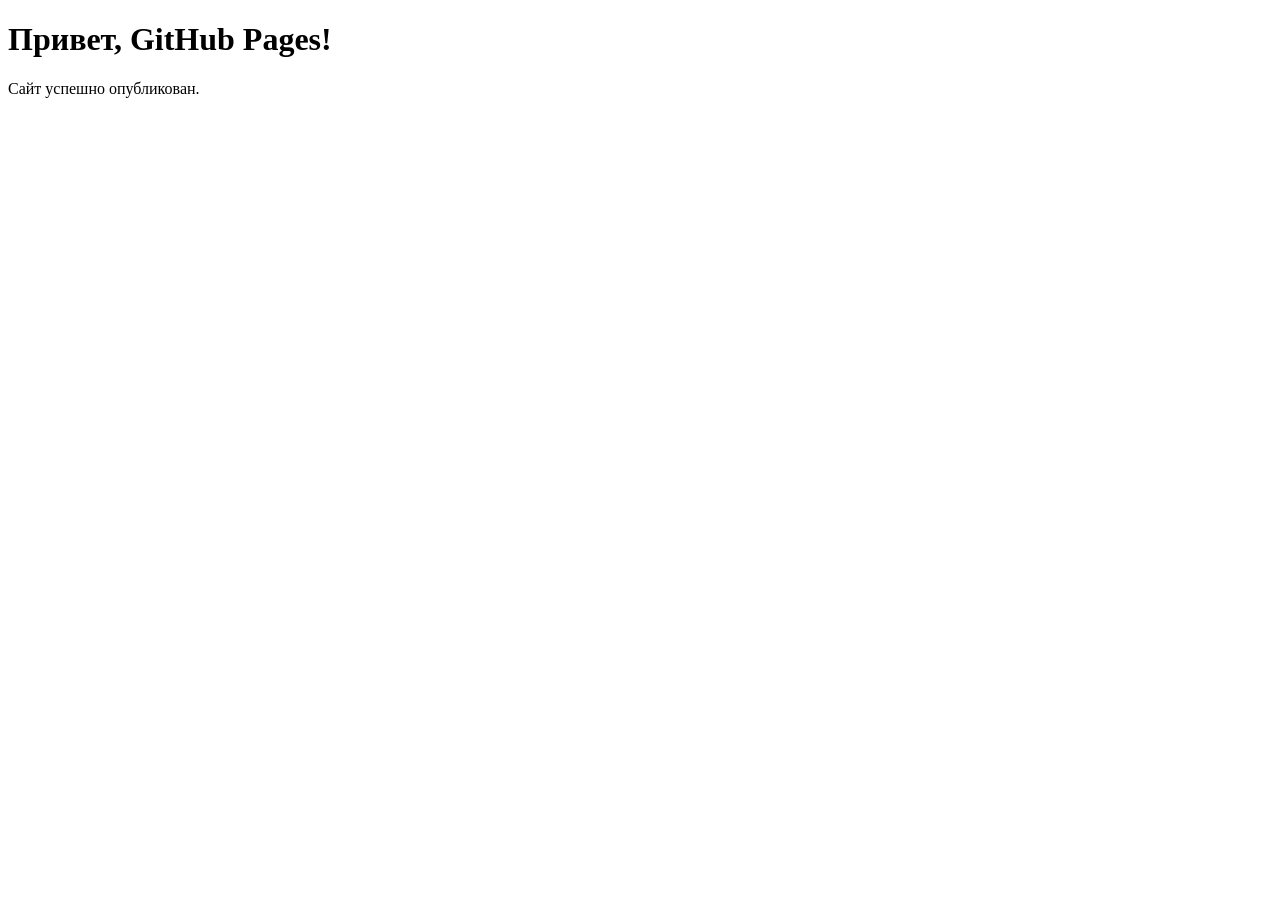
<file: index.html>
<!DOCTYPE html>
<html lang="ru">
<head>
    <meta charset="UTF-8">
    <meta name="viewport" content="width=device-width, initial-scale=1.0">
    <title>Мой сайт</title>
</head>
<body>
    <h1>Привет, GitHub Pages!</h1>
    <p>Сайт успешно опубликован.</p>
</body>
</html>
</file>
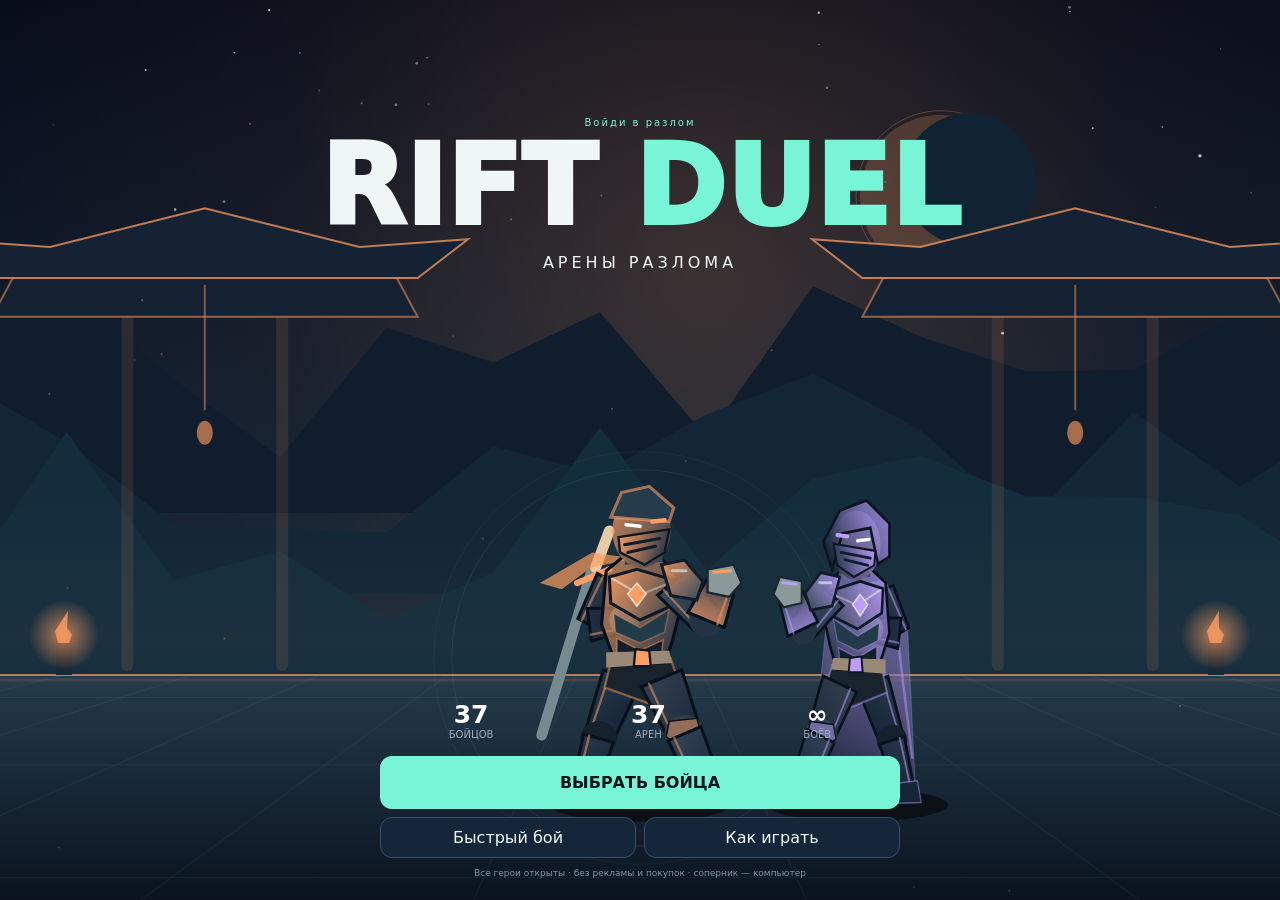
<file: rift-duel/index.html>
<!doctype html><html lang="ru"><head><meta charset="utf-8"><meta name="viewport" content="width=device-width,initial-scale=1,maximum-scale=1,user-scalable=no,viewport-fit=cover"><meta name="theme-color" content="#080e19"><title>RIFT DUEL</title><style>
*{box-sizing:border-box;-webkit-tap-highlight-color:transparent}html,body{margin:0;width:100%;height:100%;overflow:hidden;background:#080e19;color:#eef7f5;font-family:system-ui,-apple-system,sans-serif;overscroll-behavior:none}button,select{font:inherit;color:inherit;background:#132235;border:1px solid #385066;border-radius:12px;padding:10px}button{touch-action:manipulation}.hidden{display:none!important}.screen{position:absolute;inset:0}.primary{background:#78f5d7;color:#07131b!important;border:0;font-weight:900}.secondary{background:#15263a}.eyebrow{font-size:10px;letter-spacing:2px;color:#78f5d7}.muted{color:#8fa7b7}.home-art{position:absolute;width:100%;height:100%}.home-copy{position:absolute;top:13%;left:6%;right:6%;text-align:center}.home-copy h1{font-size:clamp(48px,14vw,110px);line-height:.9;margin:10px 0;font-weight:950}.home-copy em{font-style:normal;color:#78f5d7}.home-copy p{letter-spacing:4px}.home-bottom{position:absolute;left:7%;right:7%;bottom:calc(22px + env(safe-area-inset-bottom));max-width:520px;margin:auto}.home-counts{display:flex;justify-content:space-around;text-align:center;font-size:10px;color:#9bb0bd;margin-bottom:16px}.home-counts b{display:block;font-size:25px;color:#fff}.home-actions{display:grid;grid-template-columns:1fr 1fr;gap:8px}.home-actions .primary{grid-column:1/-1;padding:17px}.home-note{text-align:center;font-size:9px;color:#8398a6;margin-top:10px}.select-screen{display:flex;flex-direction:column;background:#091321;padding-top:env(safe-area-inset-top)}.select-head{display:flex;gap:12px;align-items:center;padding:10px 15px}.select-head h2{font-size:18px;margin:0}.select-head small{font-size:10px;color:#90a7b6}.select-scroll{flex:1;min-height:0;overflow:auto;padding:0 15px 15px;touch-action:pan-y}.hero-detail{display:grid;grid-template-columns:105px 1fr;align-items:center;max-width:1050px;margin:auto;border-bottom:1px solid #294052}.hero-detail canvas{width:105px;height:120px}.hero-detail h3{font-size:25px;margin:3px 0}.hero-detail p{font-size:11px;color:#b7c8d1;margin:5px 0}.hero-stats{font-size:9px;color:#8fa7b7}.tabs{position:sticky;top:0;z-index:3;display:flex;gap:5px;padding:9px 0;background:#091321ee;max-width:1050px;margin:auto}.tab{flex:1;font-size:11px}.tab.active,.fighter-card.active,.arena-card.active,.mode-row.active{border-color:#78f5d7;color:#78f5d7}.grid{display:grid;grid-template-columns:repeat(auto-fill,minmax(78px,1fr));gap:7px;max-width:1050px;margin:auto}.fighter-card{padding:0 0 7px;overflow:hidden}.fighter-card img{width:100%;height:82px;object-fit:cover;display:block}.fighter-card b,.fighter-card small{display:block;font-size:10px;white-space:nowrap;overflow:hidden;text-overflow:ellipsis}.fighter-card small{font-size:7px;color:#8fa7b7}.arena-grid{grid-template-columns:repeat(auto-fill,minmax(130px,1fr))}.arena-card{padding:0;overflow:hidden;text-align:left}.arena-card img{width:100%;height:78px;object-fit:cover;display:block}.arena-card b{display:block;font-size:10px;padding:7px}.mode-panel{max-width:600px;margin:auto}.mode-row{display:block;width:100%;text-align:left;margin:7px 0}.mode-row small{display:block;color:#8fa7b7;margin-top:5px}.settings-row{display:flex;justify-content:space-between;align-items:center;margin:15px 0}.select-foot{display:flex;gap:8px;padding:10px 15px calc(10px + env(safe-area-inset-bottom));border-top:1px solid #294052}.select-foot .primary{flex:1}.select-foot small{display:none}.game-screen{touch-action:none;user-select:none}.arena-wrap{position:absolute;inset:0 0 205px;overflow:hidden}.game-canvas{width:100%;height:100%;display:block}.hud{position:absolute;top:max(8px,env(safe-area-inset-top));left:12px;right:12px;display:grid;grid-template-columns:1fr 52px 1fr;gap:7px;z-index:3;pointer-events:none}.hudside.right{text-align:right}.hudname{font-size:11px;font-weight:900}.health{height:10px;background:#263848;margin:5px 0;overflow:hidden}.health i{display:block;height:100%;background:#79e2a9}.right .health i{margin-left:auto;background:#ff8189}.meter{height:4px;background:#253444}.meter i{display:block;height:100%;background:#78f5d7}.right .meter i{margin-left:auto;background:#ff6584}.round-dots{font-size:10px;color:#ffd07c}.timer{text-align:center;font-size:23px;font-weight:900}.timer small{display:block;font-size:6px;color:#8fa7b7}.battle-tools{position:absolute;top:88px;left:12px;right:12px;z-index:4;display:flex;justify-content:space-between;pointer-events:none}.battle-tools button{pointer-events:auto}.arena-label{font-size:8px;color:#a8bdc8}.arena-label b{display:block;color:#78f5d7}.control-deck{position:absolute;bottom:0;left:0;right:0;height:205px;background:linear-gradient(#102235,#080e19);border-top:1px solid #294052;touch-action:none}.control-hint{text-align:center;font-size:8px;letter-spacing:1px;color:#708b9c;margin-top:7px}.stick{position:absolute;left:18px;top:43px;width:122px;height:122px;border:1px solid #4b697c;border-radius:50%;background:#17304799;touch-action:none}.knob{position:absolute;left:38px;top:38px;width:46px;height:46px;border-radius:50%;background:#42677b}.actions{position:absolute;right:12px;top:30px;display:grid;grid-template-columns:repeat(3,54px);grid-template-rows:repeat(2,56px);gap:7px}.action{position:relative;padding:2px;font-size:20px;touch-action:none}.action small{display:block;font-size:7px}.action[data-action=special]{color:#78f5d7}.action[data-action=ult]{color:#ffd07c}.cooldown{position:absolute;inset:0;display:grid;place-items:center;background:#081524cc;border-radius:11px;font-size:16px;color:white}.deck-bottom{position:absolute;bottom:calc(5px + env(safe-area-inset-bottom));left:18px;right:18px;display:flex;justify-content:space-between;font-size:7px;color:#708b9c}.modal{position:absolute;inset:0;z-index:20;background:#030812cc;display:grid;place-items:center;padding:18px;overflow:auto}.modal-card{width:100%;max-width:400px;background:#102033;border:1px solid #416078;border-radius:22px;padding:22px;text-align:center}.modal-card h2{font-size:28px;margin:8px}.modal-card p{font-size:12px;line-height:1.6;color:#b4c7d1}.modal-card button{display:block;width:100%;margin-top:8px}.help-grid{text-align:left}.toast{position:absolute;top:42%;left:5%;right:5%;z-index:5;text-align:center;font-size:clamp(28px,7vw,60px);font-weight:950;text-shadow:0 3px 18px #000}.toast small{display:block;font-size:10px;color:#ffd07c}.fatal-error{position:absolute;inset:10%;z-index:99;background:#122337;padding:20px;border-radius:20px}
@media(orientation:landscape) and (max-height:650px){.arena-wrap{inset:0}.control-deck{height:145px;border:0;background:linear-gradient(transparent,#07101aaa);pointer-events:none}.stick,.actions{pointer-events:auto}.stick{width:105px;height:105px;top:25px;left:max(22px,env(safe-area-inset-left))}.knob{left:30px;top:30px}.actions{right:max(24px,env(safe-area-inset-right));top:12px;grid-template-columns:repeat(3,50px);grid-template-rows:repeat(2,50px)}.control-hint,.deck-bottom{display:none}.battle-tools{top:72px}.home-copy{top:20%;right:auto;text-align:left}.home-copy h1{font-size:72px}.home-bottom{left:auto;right:4%;width:37%;bottom:20px}.home-note{display:none}.hero-detail{grid-template-columns:80px 1fr}.hero-detail canvas{width:80px;height:88px}.hero-detail h3{font-size:19px}.fighter-card img{height:70px}.select-head{padding:5px 15px}.tabs{padding:5px 0}.select-foot{padding:6px 15px}.select-foot small{display:block;font-size:9px;color:#8fa7b7}.select-foot .primary{padding:10px}}
@media(max-width:360px) and (orientation:portrait){.stick{left:8px;width:104px;height:104px}.knob{left:29px;top:29px}.actions{right:7px;grid-template-columns:repeat(3,49px);gap:5px}.grid{grid-template-columns:repeat(4,1fr);gap:5px}.fighter-card img{height:72px}}
</style></head><body>
<section id="home" class="screen"><canvas id="homeArt" class="home-art"></canvas><div class="home-copy"><div class="eyebrow">Войди в разлом</div><h1>RIFT <em>DUEL</em></h1><p>АРЕНЫ РАЗЛОМА</p></div><div class="home-bottom"><div class="home-counts"><div><b>37</b>БОЙЦОВ</div><div><b>37</b>АРЕН</div><div><b>∞</b>БОЁВ</div></div><div class="home-actions"><button class="primary" id="chooseBtn">ВЫБРАТЬ БОЙЦА</button><button class="secondary" id="quickBtn">Быстрый бой</button><button class="secondary" id="helpBtn">Как играть</button></div><div class="home-note">Все герои открыты · без рекламы и покупок · соперник — компьютер</div></div></section>
<section id="select" class="screen select-screen hidden"><header class="select-head"><button id="backHome">←</button><div><h2>Выбери бойца</h2><small>37 оригинальных героев · 37 арен</small></div></header><div class="select-scroll"><div class="hero-detail"><canvas id="heroPreview" width="220" height="250"></canvas><div><div class="eyebrow" id="heroClass"></div><h3 id="heroName"></h3><p id="heroSkill"></p><div class="hero-stats" id="heroStats"></div></div></div><nav class="tabs"><button class="tab active" data-tab="fighters">Бойцы · 37</button><button class="tab" data-tab="arenas">Арены · 37</button><button class="tab" data-tab="modes">Режим</button></nav><div class="grid" id="fighters"></div><div class="grid arena-grid hidden" id="arenas"></div><div class="mode-panel hidden" id="modes"><button class="mode-row active" data-mode="quick"><b>Дуэль</b><small>Матч до двух выигранных раундов.</small></button><button class="mode-row" data-mode="arcade"><b>Бесконечный разлом</b><small>Новые соперники, арены и меняющиеся условия.</small></button><button class="mode-row" data-mode="training"><b>Тренировка</b><small>Восстановление здоровья и энергии.</small></button><div class="settings-row"><label>Сложность</label><select id="difficulty"><option value="0">Лёгкая</option><option value="1" selected>Обычная</option><option value="2">Сложная</option></select></div><div class="settings-row"><label>Звук</label><select id="sound"><option value="1">Включён</option><option value="0">Выключен</option></select></div><div class="settings-row"><label>Эффекты</label><select id="effects"><option value="1">Полные</option><option value="0">Без тряски</option></select></div></div></div><footer class="select-foot"><small id="selectionSummary"></small><button class="secondary" id="randomBtn">⚄</button><button class="primary" id="fightBtn">НА АРЕНУ →</button></footer></section>
<section id="game" class="screen game-screen hidden"><div class="arena-wrap"><canvas id="battle" class="game-canvas"></canvas><div class="hud"><div class="hudside"><div class="hudname" id="pName"></div><div class="health"><i id="pHealth"></i></div><div class="meter"><i id="pMeter"></i></div><div class="round-dots" id="pRounds"></div></div><div class="timer"><span id="timer">60</span><small id="roundLabel">РАУНД 1</small></div><div class="hudside right"><div class="hudname" id="eName"></div><div class="health"><i id="eHealth"></i></div><div class="meter"><i id="eMeter"></i></div><div class="round-dots" id="eRounds"></div></div></div><div class="battle-tools"><div class="arena-label"><b id="arenaName"></b><span id="modifierName"></span></div><button id="pauseBtn">Ⅱ</button></div><div class="toast hidden" id="toast"></div></div><div class="control-deck"><div class="control-hint">ДВИГАЙСЯ И АТАКУЙ ОДНОВРЕМЕННО</div><div class="stick" id="stick"><div class="knob" id="knob"></div></div><div class="actions"><button class="action" data-action="light">✦<small>УДАР</small></button><button class="action" data-action="heavy">➚<small>НОГА</small></button><button class="action" data-action="special">ϟ<small>СИЛА</small><span class="cooldown hidden" id="specialCD"></span></button><button class="action" data-action="block">◈<small>БЛОК</small></button><button class="action" data-action="dash">»<small>РЫВОК</small></button><button class="action" data-action="ult">✺<small>СУПЕР</small><span class="cooldown" id="ultCD">0%</span></button></div><div class="deck-bottom"><span>↑ ПРЫЖОК · ↓ ПРИСЕСТЬ</span><span>J/K/L · SHIFT/SPACE/U</span></div></div></section>
<div id="modal" class="modal hidden"><div class="modal-card" id="modalCard"></div></div>
<script src="game.js"></script></body></html>
</file>
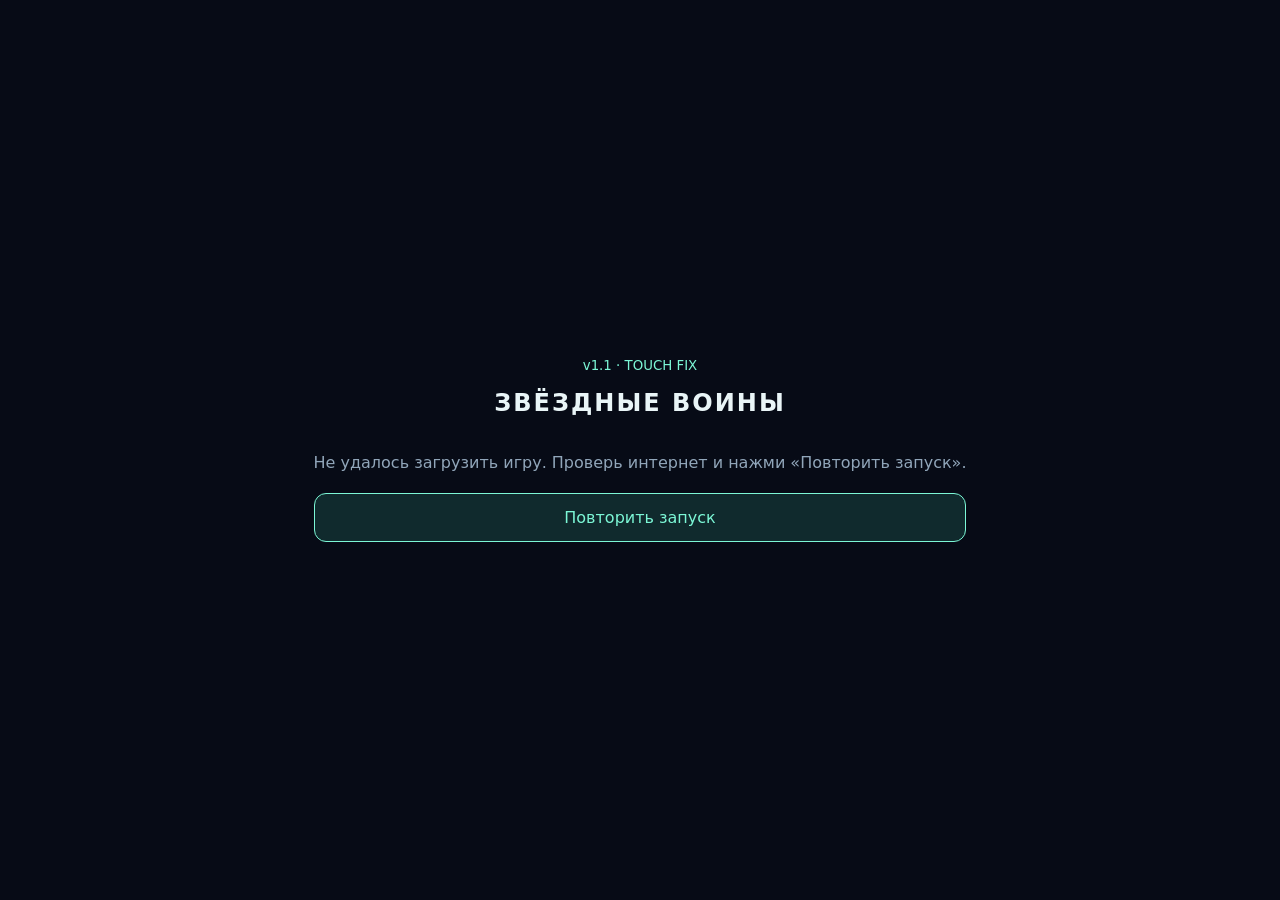
<file: star-warriors/index.html>
<!doctype html>
<html lang="ru"><head>
<meta charset="utf-8">
<meta name="viewport" content="width=device-width,initial-scale=1,viewport-fit=cover">
<meta name="theme-color" content="#070b16">
<title>Звёздные воины · версия 1.1</title>
<style>html,body{margin:0;width:100%;height:100%;overflow:hidden;background:#070b16;color:#e9f5f7;font-family:system-ui,sans-serif;touch-action:none}#loading{position:fixed;inset:0;display:grid;place-content:center;text-align:center;padding:24px}h1{font-size:24px;letter-spacing:2px}p{color:#91a6ba;line-height:1.7}button{padding:14px 24px;border:1px solid #7cf7d6;border-radius:12px;background:#102a2d;color:#7cf7d6;font:inherit}small{color:#7cf7d6}</style>
</head><body>
<div id="loading"><small>v1.1 · TOUCH FIX</small><h1>ЗВЁЗДНЫЕ ВОИНЫ</h1><p id="status">Подготовка к полёту…</p><button id="reload" hidden>Повторить запуск</button></div>
<noscript>Для игры нужен браузер с включённым JavaScript.</noscript>
<script>
'use strict';
/* Star Warriors v1.1.0. Apply only to the immutable v1.0 baseline before execution. */
function patchGame(html) {
  function once(before, after) {
    const at = html.indexOf(before);
    if (at < 0 || html.indexOf(before, at + before.length) !== -1)
      throw new Error('Unexpected game source: ' + before.slice(0, 60));
    html = html.slice(0, at) + after + html.slice(at + before.length);
  }
  function section(start, end, replacement) {
    const a = html.indexOf(start), b = html.indexOf(end, a + start.length);
    if (a < 0 || b < 0) throw new Error('Missing game section: ' + start);
    html = html.slice(0, a) + replacement + '\n' + html.slice(b);
  }
  once('<title>Звёздные воины · Последняя орбита</title>', '<title>Звёздные воины · Последняя орбита · 1.1</title>');
  once('</style>', `
/* Keep playfield gestures inside the game, not text selection or page scrolling. */
html,body{touch-action:none;overscroll-behavior:none}
body{position:fixed;inset:0}
#app,#space{-webkit-user-select:none;user-select:none;-webkit-touch-callout:none}
#pause{touch-action:none}
#build-version{position:absolute;right:27px;bottom:8px;color:#91a6ba;font:8px var(--mono);letter-spacing:1px;pointer-events:none}
</style>`);
  section('  function resize(){', '  function showBanner(', `  function resize(){
    const rect=$('app').getBoundingClientRect();
    const nw=Math.max(1,rect.width),nh=Math.max(1,rect.height),nd=Math.min(window.devicePixelRatio||1,2);
    if(nebula && nw===W && nh===H && nd===DPR){measureMenu();return;}
    const ow=W,oh=H;W=nw;H=nh;DPR=nd;
    canvas.width=Math.round(W*DPR);canvas.height=Math.round(H*DPR);ctx.setTransform(DPR,0,0,DPR,0,0);
    safeBottomOffset=(parseFloat(getComputedStyle($('controls')).bottom)||23)+(parseFloat(getComputedStyle($('shield')).minHeight)||78)+44;
    if(game){
      for(const a of [bullets,shots,enemies,pickups,particles,rings,floaters])for(const o of a){o.x*=W/ow;o.y*=H/oh;if(o.baseX!==undefined)o.baseX*=W/ow;}
      const b=bounds(),p=game.p;
      p.x=clamp(p.x*W/ow,23,W-23);p.y=clamp(p.y*H/oh,b.top,b.bottom);
      p.tx=clamp(p.tx*W/ow,23,W-23);p.ty=clamp(p.ty*H/oh,b.top,b.bottom);
      if(game.boss){game.boss.x*=W/ow;game.boss.y*=H/oh;}
      // Safari's dynamic viewport may resize while the finger is still down.
      // Preserve that pointer and rebase its coordinates instead of cancelling it.
      if(drag){const q=position(drag);drag.x=q.x;drag.y=q.y;}
    }
    makeBackground();measureMenu();
  }`);
  section('  function position(e){', '  const keyName=', `  function position(e){const r=canvas.getBoundingClientRect();return{x:(e.clientX-r.left)*W/r.width,y:(e.clientY-r.top)*H/r.height};}
  const prevent=e=>{if(e.cancelable)e.preventDefault();};
  const endDrag=e=>{
    if(!drag||drag.id!==e.pointerId)return;
    const id=drag.id;drag=null;
    try{if(canvas.hasPointerCapture(id))canvas.releasePointerCapture(id);}catch{}
  };
  canvas.addEventListener('pointerdown',e=>{
    if(mode!=='playing'||!game||e.button>0)return;
    prevent(e);if(drag!==null)return;
    const q=position(e);
    drag={id:e.pointerId,x:q.x,y:q.y,clientX:e.clientX,clientY:e.clientY};
    game.moved=true;
    try{canvas.setPointerCapture(e.pointerId);}catch{}
    // Do not move iframe focus on every touch. Keyboard/mouse access still works.
    if(e.pointerType==='mouse')canvas.focus({preventScroll:true});
  },{passive:false});
  // The window listener also handles unexpected pointer-capture loss.
  // A different finger must never cancel the flight pointer.
  window.addEventListener('pointermove',e=>{
    if(!drag||drag.id!==e.pointerId||mode!=='playing'||!game)return;
    if(e.pointerType==='mouse'&&e.buttons===0){endDrag(e);return;}
    prevent(e);const q=position(e),b=bounds();
    game.p.tx=clamp(game.p.tx+(q.x-drag.x)*1.16,23,W-23);
    game.p.ty=clamp(game.p.ty+(q.y-drag.y)*1.16,b.top,b.bottom);
    drag.x=q.x;drag.y=q.y;drag.clientX=e.clientX;drag.clientY=e.clientY;
  },{passive:false,capture:true});
  window.addEventListener('pointerup',endDrag,true);
  window.addEventListener('pointercancel',endDrag,true);
  // Do not end a drag on lostpointercapture; pointerup/cancel own its lifetime.
  canvas.addEventListener('touchstart',prevent,{passive:false});
  canvas.addEventListener('touchmove',prevent,{passive:false});
  $('app').addEventListener('contextmenu',e=>{if(mode==='playing')prevent(e);});
  for(const name of ['gesturestart','gesturechange'])$('app').addEventListener(name,e=>{
    if(mode==='playing')prevent(e);
  },{passive:false});

  // Pause requires a tap that STARTS and ENDS on the button, not a passing swipe.
  const pauseButton=$('pause');let pausePress=null;
  pauseButton.addEventListener('pointerdown',e=>{
    if(e.button>0)return;prevent(e);
    pausePress={id:e.pointerId,x:e.clientX,y:e.clientY,at:performance.now(),moved:false,ended:false};
  });
  window.addEventListener('pointermove',e=>{
    if(pausePress&&pausePress.id===e.pointerId&&Math.hypot(e.clientX-pausePress.x,e.clientY-pausePress.y)>12)pausePress.moved=true;
  },true);
  window.addEventListener('pointerup',e=>{
    if(!pausePress||pausePress.id!==e.pointerId)return;
    const p=pausePress;pausePress=null;const r=pauseButton.getBoundingClientRect();
    const inside=e.clientX>=r.left&&e.clientX<=r.right&&e.clientY>=r.top&&e.clientY<=r.bottom;
    const tap=inside&&!p.moved&&Math.hypot(e.clientX-p.x,e.clientY-p.y)<=12&&performance.now()-p.at<800;
    if(tap){prevent(e);pauseGame();}
  },{capture:true,passive:false});
  window.addEventListener('pointercancel',e=>{if(pausePress&&pausePress.id===e.pointerId)pausePress=null;},true);
  pauseButton.addEventListener('click',e=>{
    // Touch/mouse already handled on pointerup; retain keyboard/assistive activation.
    if(e.detail===0&&!e.pointerType)pauseGame();
  });`);
  once("window.addEventListener('blur',()=>pauseGame());", "// Window blur does not mean the game is hidden (especially inside an iframe).\n  window.addEventListener('blur',()=>{keys.clear();});");
  once("$('pause').addEventListener('click',pauseGame);", '');
  once("window.addEventListener('orientationchange',()=>{drag=null;pauseGame();});", "window.addEventListener('orientationchange',()=>{last=performance.now();requestAnimationFrame(resize);});");
  once('  /* QA_HOOK */', `  document.documentElement.dataset.gameVersion='1.1.0';
  const build=document.createElement('span');build.id='build-version';build.textContent='v1.1 · TOUCH FIX';$('home').appendChild(build);
  /* QA_HOOK */`);
  if (html.includes("window.addEventListener('blur',()=>pauseGame())")) throw new Error('Old pause handler remains');
  return html;
}

// Immutable original artwork/game payload. Only the versioned input/lifecycle fixes above change it.
const baselineURL='https://raw.githubusercontent.com/sigafonx/Test001/ebae95c9bea8aafc5cf926c3b48ea073aab3cb96/star-warriors/index.html';
async function boot(){
  const button=document.getElementById('reload');button.hidden=true;
  document.getElementById('status').textContent='Подготовка к полёту…';
  const controller=new AbortController(),timeout=setTimeout(()=>controller.abort(),20000);
  try{
    const response=await fetch(baselineURL,{signal:controller.signal});
    if(!response.ok)throw new Error('Game download: HTTP '+response.status);
    const wrapper=await response.text();
    const match=wrapper.match(/const packed=([\s\S]*?);/);
    if(!match)throw new Error('Game payload not found');
    const parts=[...match[1].matchAll(/'([A-Za-z0-9+/=]+)'/g)];
    if(!parts.length)throw new Error('Invalid game payload');
    const data=Uint8Array.from(atob(parts.map(p=>p[1]).join('')),c=>c.charCodeAt(0));
    const stream=new Blob([data]).stream().pipeThrough(new DecompressionStream('gzip'));
    const html=patchGame(await new Response(stream).text());
    clearTimeout(timeout);
    document.open();document.write(html);document.close();
  }catch(error){
    clearTimeout(timeout);
    document.getElementById('status').textContent='Не удалось загрузить игру. Проверь интернет и нажми «Повторить запуск».';
    button.hidden=false;console.error('Star Warriors 1.1:',error);
  }
}
document.getElementById('reload').addEventListener('click',boot);
boot();
</script></body></html>
</file>
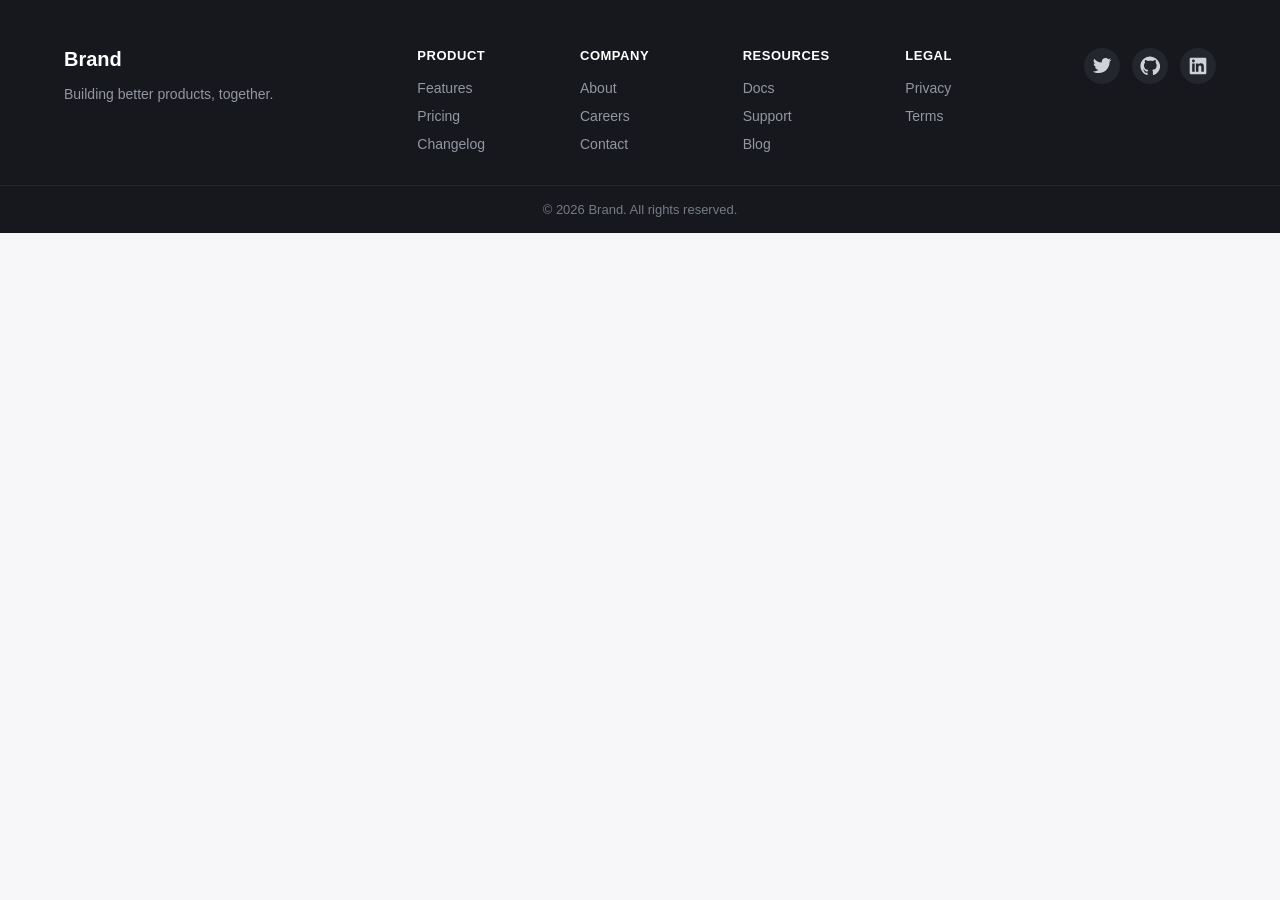
<file: footer.html>
<!DOCTYPE html>
<html lang="en">
<head>
  <meta charset="UTF-8">
  <meta name="viewport" content="width=device-width, initial-scale=1.0">
  <title>Footer component</title>
  <link rel="stylesheet" href="footer.css">
</head>
<body>

  <footer class="footer">
    <div class="footer__container">

      <div class="footer__brand">
        <a href="#" class="footer__logo">Brand</a>
        <p class="footer__tagline">Building better products, together.</p>
      </div>

      <div class="footer__columns">
        <div class="footer__column">
          <h3 class="footer__heading">Product</h3>
          <ul class="footer__list">
            <li><a href="#">Features</a></li>
            <li><a href="#">Pricing</a></li>
            <li><a href="#">Changelog</a></li>
          </ul>
        </div>

        <div class="footer__column">
          <h3 class="footer__heading">Company</h3>
          <ul class="footer__list">
            <li><a href="#">About</a></li>
            <li><a href="#">Careers</a></li>
            <li><a href="#">Contact</a></li>
          </ul>
        </div>

        <div class="footer__column">
          <h3 class="footer__heading">Resources</h3>
          <ul class="footer__list">
            <li><a href="#">Docs</a></li>
            <li><a href="#">Support</a></li>
            <li><a href="#">Blog</a></li>
          </ul>
        </div>

        <div class="footer__column">
          <h3 class="footer__heading">Legal</h3>
          <ul class="footer__list">
            <li><a href="#">Privacy</a></li>
            <li><a href="#">Terms</a></li>
          </ul>
        </div>
      </div>

      <div class="footer__social">
        <a href="#" class="footer__social-link" aria-label="Twitter">
          <svg viewBox="0 0 24 24" width="20" height="20" fill="currentColor" aria-hidden="true">
            <path d="M23 4.5c-.8.4-1.7.6-2.6.8.9-.6 1.6-1.5 2-2.5-.9.5-1.9.9-2.9 1.1-.8-.9-2-1.5-3.3-1.5-2.5 0-4.5 2-4.5 4.5 0 .4 0 .7.1 1-3.7-.2-7-2-9.2-4.6-.4.7-.6 1.5-.6 2.3 0 1.6.8 3 2 3.8-.7 0-1.4-.2-2-.5v.1c0 2.2 1.6 4 3.6 4.4-.4.1-.8.2-1.2.2-.3 0-.6 0-.8-.1.6 1.8 2.3 3.1 4.3 3.1-1.6 1.2-3.6 2-5.7 2-.4 0-.7 0-1.1-.1 2 1.3 4.4 2 7 2 8.4 0 13-7 13-13v-.6c.9-.6 1.7-1.5 2.3-2.4z"/>
          </svg>
        </a>
        <a href="#" class="footer__social-link" aria-label="GitHub">
          <svg viewBox="0 0 24 24" width="20" height="20" fill="currentColor" aria-hidden="true">
            <path d="M12 .5C5.7.5.5 5.7.5 12c0 5 3.3 9.3 7.9 10.8.6.1.8-.3.8-.6v-2.1c-3.2.7-3.9-1.5-3.9-1.5-.5-1.3-1.3-1.7-1.3-1.7-1.1-.7.1-.7.1-.7 1.2.1 1.8 1.2 1.8 1.2 1 1.8 2.8 1.3 3.5 1 .1-.8.4-1.3.7-1.6-2.6-.3-5.3-1.3-5.3-5.7 0-1.3.4-2.3 1.2-3.1-.1-.3-.5-1.5.1-3.1 0 0 1-.3 3.3 1.2.9-.3 2-.4 3-.4s2.1.1 3 .4c2.3-1.5 3.3-1.2 3.3-1.2.6 1.6.2 2.8.1 3.1.8.8 1.2 1.9 1.2 3.1 0 4.4-2.7 5.4-5.3 5.7.4.4.8 1.1.8 2.2v3.3c0 .3.2.7.8.6 4.6-1.5 7.9-5.8 7.9-10.8C23.5 5.7 18.3.5 12 .5z"/>
          </svg>
        </a>
        <a href="#" class="footer__social-link" aria-label="LinkedIn">
          <svg viewBox="0 0 24 24" width="20" height="20" fill="currentColor" aria-hidden="true">
            <path d="M20.5 2h-17A1.5 1.5 0 0 0 2 3.5v17A1.5 1.5 0 0 0 3.5 22h17a1.5 1.5 0 0 0 1.5-1.5v-17A1.5 1.5 0 0 0 20.5 2zM8 19H5V9h3zM6.5 7.7A1.7 1.7 0 1 1 6.5 4.3a1.7 1.7 0 0 1 0 3.4zM19 19h-3v-4.9c0-1.2 0-2.7-1.6-2.7s-1.9 1.3-1.9 2.6V19h-3V9h2.9v1.3h.1c.4-.8 1.4-1.6 2.9-1.6 3.1 0 3.6 2 3.6 4.6z"/>
          </svg>
        </a>
      </div>

    </div>

    <div class="footer__bottom">
      <p>&copy; 2026 Brand. All rights reserved.</p>
    </div>
  </footer>

</body>
</html>
</file>
<file: footer.css>
* {
  box-sizing: border-box;
}

body {
  margin: 0;
  font-family: -apple-system, BlinkMacSystemFont, "Segoe UI", Roboto, sans-serif;
  background-color: #f7f7f9;
}

.footer {
  background-color: #16181d;
  color: #cfd2d8;
}

.footer__container {
  max-width: 1200px;
  margin: 0 auto;
  padding: 48px 24px 32px;
  display: flex;
  flex-wrap: wrap;
  gap: 40px;
  justify-content: space-between;
}

.footer__brand {
  flex: 1 1 240px;
  max-width: 320px;
}

.footer__logo {
  display: inline-block;
  font-size: 20px;
  font-weight: 700;
  color: #ffffff;
  text-decoration: none;
  margin-bottom: 12px;
}

.footer__tagline {
  font-size: 14px;
  line-height: 1.6;
  color: #9297a1;
  margin: 0;
}

.footer__columns {
  flex: 2 1 480px;
  display: grid;
  grid-template-columns: repeat(4, minmax(120px, 1fr));
  gap: 24px;
}

.footer__heading {
  font-size: 13px;
  font-weight: 600;
  text-transform: uppercase;
  letter-spacing: 0.04em;
  color: #ffffff;
  margin: 0 0 16px;
}

.footer__list {
  list-style: none;
  margin: 0;
  padding: 0;
  display: flex;
  flex-direction: column;
  gap: 10px;
}

.footer__list a {
  color: #9297a1;
  text-decoration: none;
  font-size: 14px;
  transition: color 0.2s ease;
}

.footer__list a:hover,
.footer__list a:focus-visible {
  color: #ffffff;
}

.footer__social {
  flex: 0 0 auto;
  display: flex;
  align-items: flex-start;
  gap: 12px;
}

.footer__social-link {
  display: flex;
  align-items: center;
  justify-content: center;
  width: 36px;
  height: 36px;
  border-radius: 50%;
  background-color: #23262d;
  color: #cfd2d8;
  transition: background-color 0.2s ease, color 0.2s ease;
}

.footer__social-link:hover,
.footer__social-link:focus-visible {
  background-color: #3a3f4a;
  color: #ffffff;
}

.footer__bottom {
  border-top: 1px solid #23262d;
  padding: 16px 24px;
  text-align: center;
}

.footer__bottom p {
  margin: 0;
  font-size: 13px;
  color: #767b85;
}

/* stack columns and center content on narrow viewports */
@media (max-width: 640px) {
  .footer__container {
    flex-direction: column;
    text-align: center;
  }

  .footer__brand {
    max-width: none;
  }

  .footer__columns {
    grid-template-columns: repeat(2, 1fr);
  }

  .footer__social {
    justify-content: center;
  }
}
</file>
